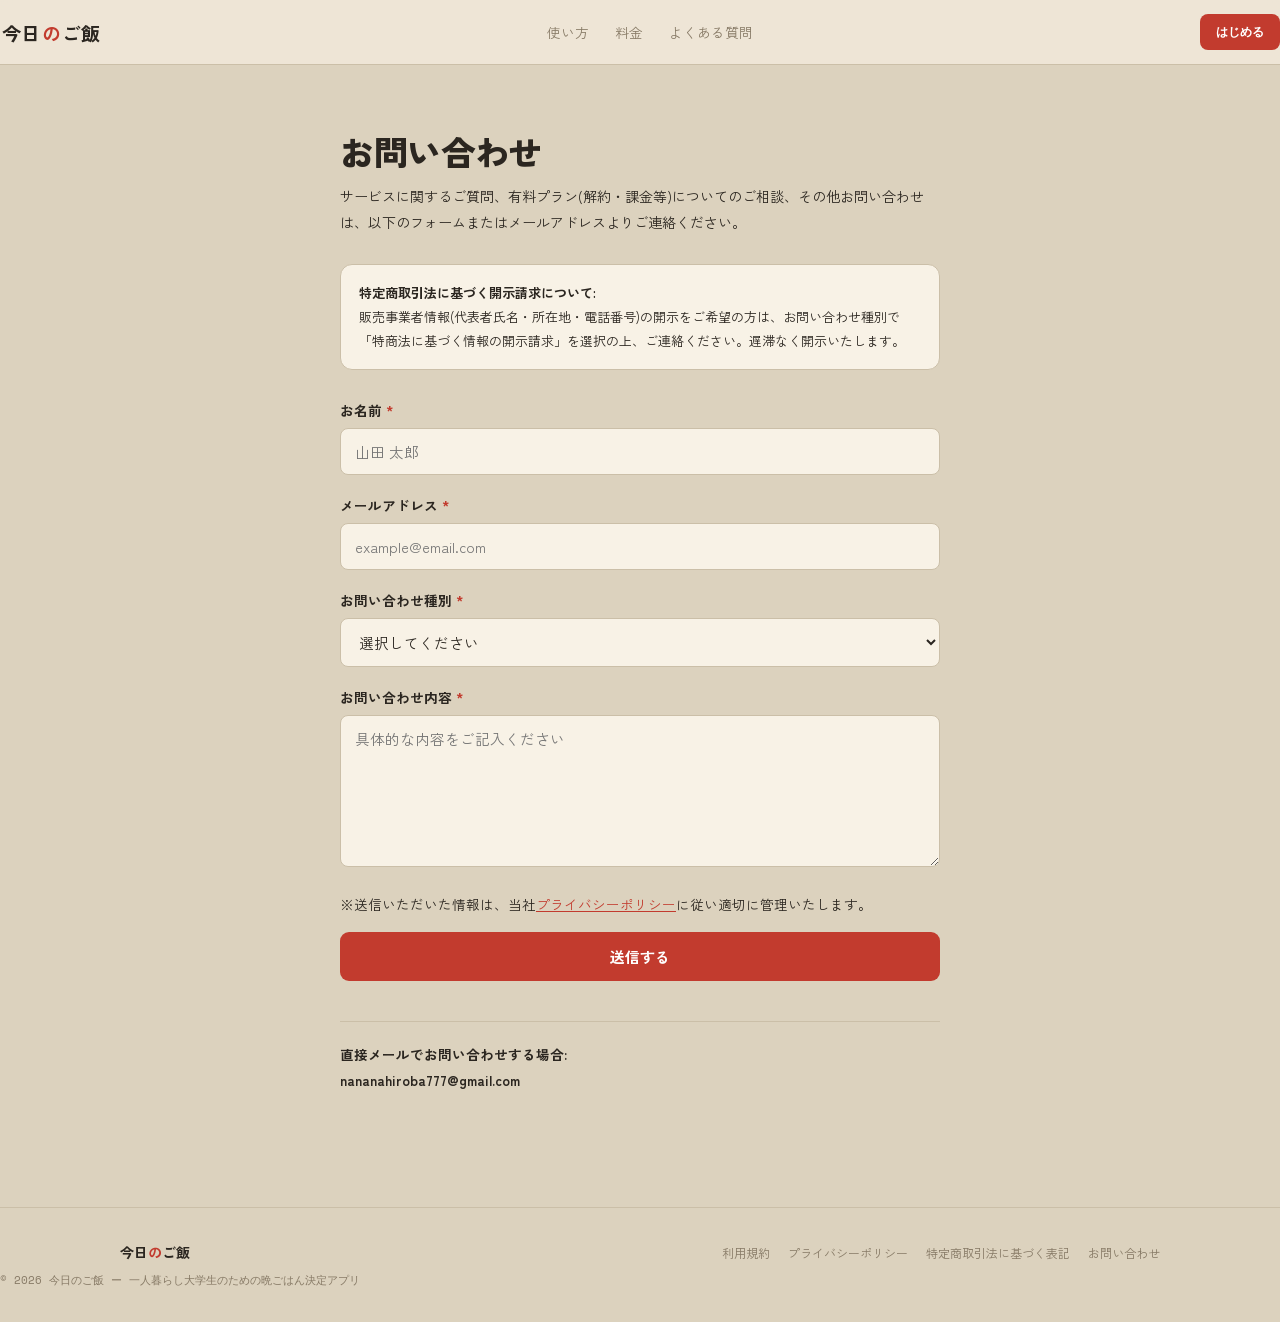
<file: contact.html>
<!DOCTYPE html>
<html lang="ja">
<head>
<meta charset="UTF-8">
<meta name="viewport" content="width=device-width, initial-scale=1.0">
<title>お問い合わせ ー 今日のご飯</title>
<link rel="preconnect" href="https://fonts.googleapis.com">
<link href="https://fonts.googleapis.com/css2?family=Zen+Kaku+Gothic+New:wght@400;500;700&family=Space+Mono:wght@400;700&display=swap" rel="stylesheet">
<link rel="stylesheet" href="css/style.css">
</head>
<body>

<header class="sitenav">
  <div class="inner">
    <a href="index.html" class="logo"><span class="stub"></span>今日<span class="accent">の</span>ご飯</a>
    <div class="navlinks">
      <a href="index.html#how">使い方</a>
      <a href="index.html#pricing">料金</a>
      <a href="index.html#faq">よくある質問</a>
    </div>
    <a href="index.html#pricing" class="cta">はじめる</a>
  </div>
</header>

<main class="legal-page">
  <div class="wrap narrow">
    <h1>お問い合わせ</h1>
    <p>サービスに関するご質問、有料プラン(解約・課金等)についてのご相談、その他お問い合わせは、以下のフォームまたはメールアドレスよりご連絡ください。</p>

    <div class="legal-note">
      <b>特定商取引法に基づく開示請求について:</b><br>
      販売事業者情報(代表者氏名・所在地・電話番号)の開示をご希望の方は、お問い合わせ種別で「特商法に基づく情報の開示請求」を選択の上、ご連絡ください。遅滞なく開示いたします。
    </div>

    <!-- メール送信フォーム (Formspree等の無料フォームサービスやGoogleフォーム等に接続可能) -->
    <form action="mailto:nananahiroba777@gmail.com" method="post" enctype="text/plain" class="contact-form">

      <div class="form-group">
        <label for="name">お名前 <span class="req">*</span></label>
        <input type="text" id="name" name="お名前" required placeholder="山田 太郎">
      </div>

      <div class="form-group">
        <label for="email">メールアドレス <span class="req">*</span></label>
        <input type="email" id="email" name="メールアドレス" required placeholder="example@email.com">
      </div>

      <div class="form-group">
        <label for="category">お問い合わせ種別 <span class="req">*</span></label>
        <select id="category" name="お問い合わせ種別" required>
          <option value="">選択してください</option>
          <option value="アプリの使い方・不具合">アプリの使い方・不具合について</option>
          <option value="有料プラン・課金・解約">有料プラン・課金・解約について</option>
          <option value="特商法に基づく情報の開示請求">特商法に基づく情報の開示請求</option>
          <option value="その他">その他</option>
        </select>
      </div>

      <div class="form-group">
        <label for="message">お問い合わせ内容 <span class="req">*</span></label>
        <textarea id="message" name="お問い合わせ内容" rows="6" required placeholder="具体的な内容をご記入ください"></textarea>
      </div>

      <p class="form-note">※送信いただいた情報は、当社<a href="privacy.html">プライバシーポリシー</a>に従い適切に管理いたします。</p>

      <button type="submit" class="form-submit">送信する</button>
    </form>

    <div class="contact-direct">
      <p><strong>直接メールでお問い合わせする場合:</strong><br>
      <a href="mailto:nananahiroba777@gmail.com">nananahiroba777@gmail.com</a></p>
    </div>

  </div>
</main>

<footer>
  <div class="wrap inner">
    <a href="index.html" class="logo">今日<span class="accent">の</span>ご飯</a>
    <div class="footlinks">
      <a href="terms.html">利用規約</a>
      <a href="privacy.html">プライバシーポリシー</a>
      <a href="tokushoho.html">特定商取引法に基づく表記</a>
      <a href="contact.html">お問い合わせ</a>
    </div>
  </div>
  <p class="copyright mono">&copy; 2026 今日のご飯 ー 一人暮らし大学生のための晩ごはん決定アプリ</p>
</footer>

</body>
</html>
</file>
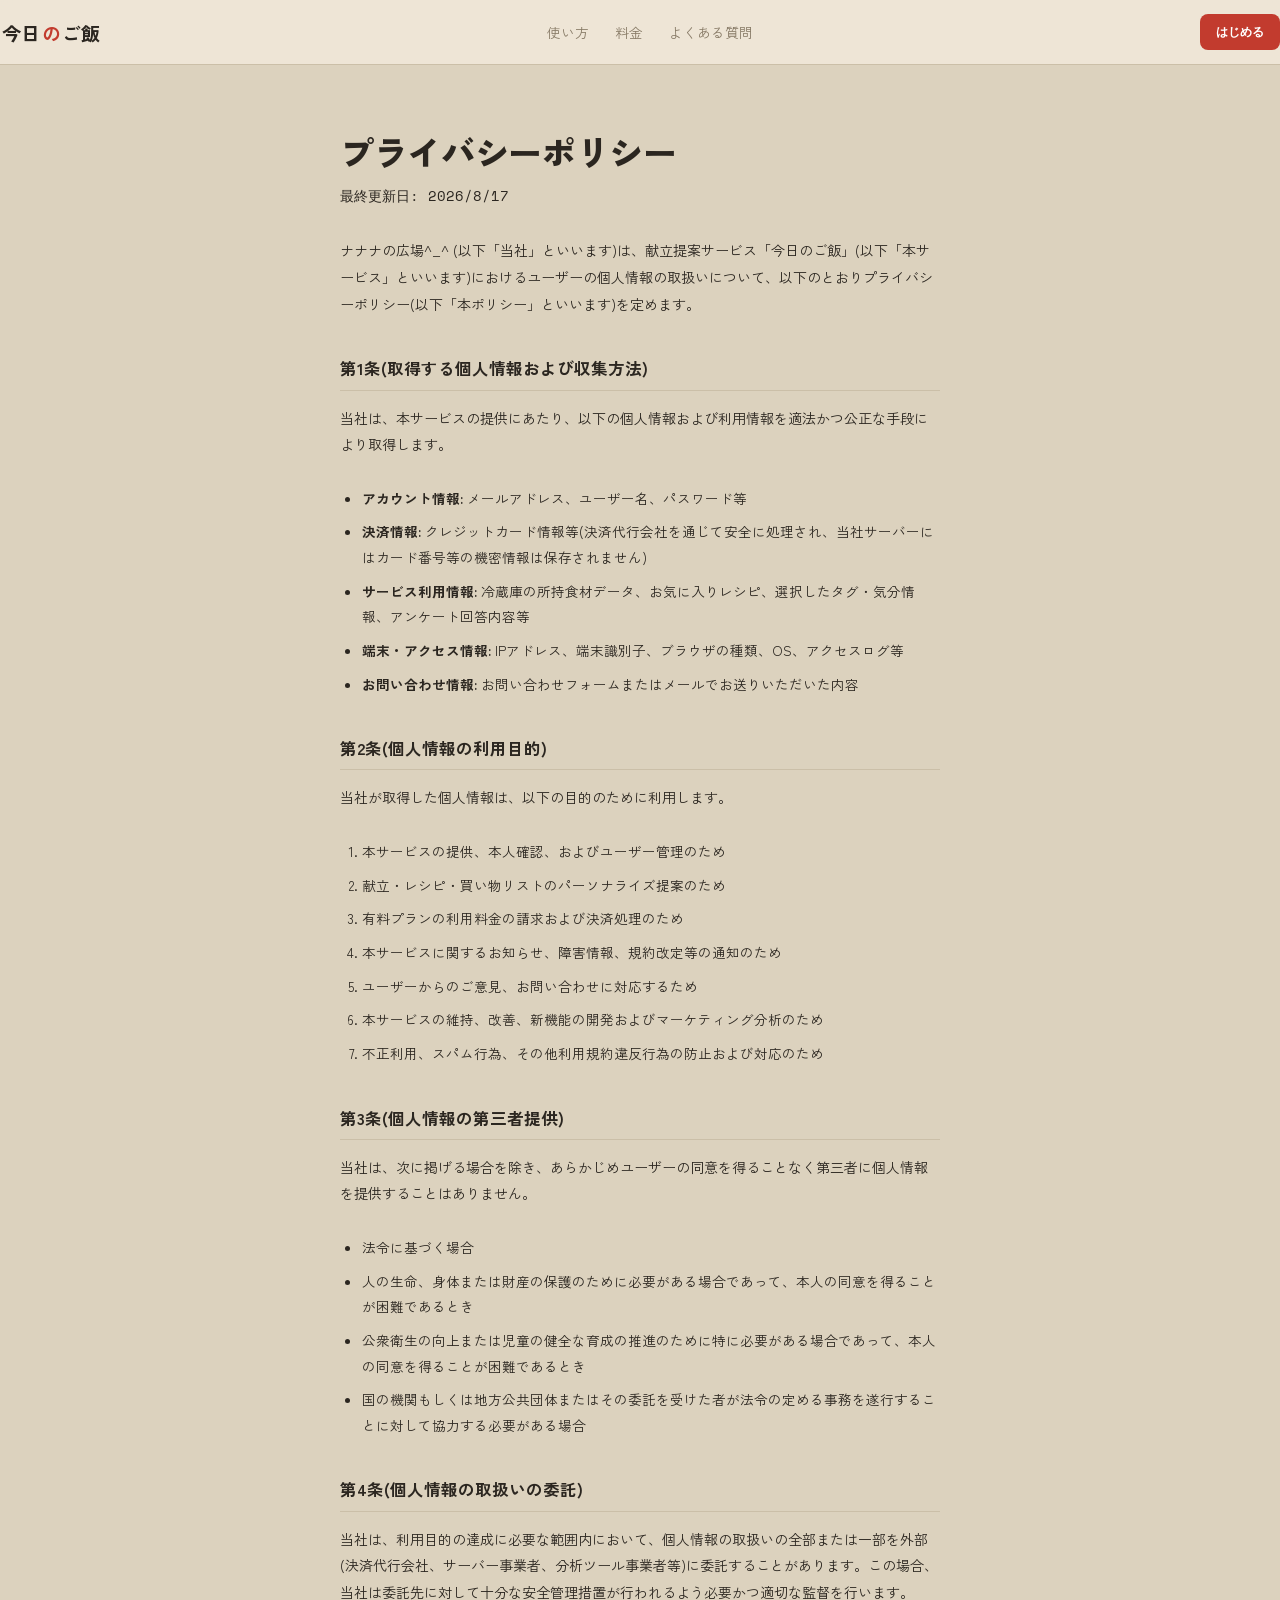
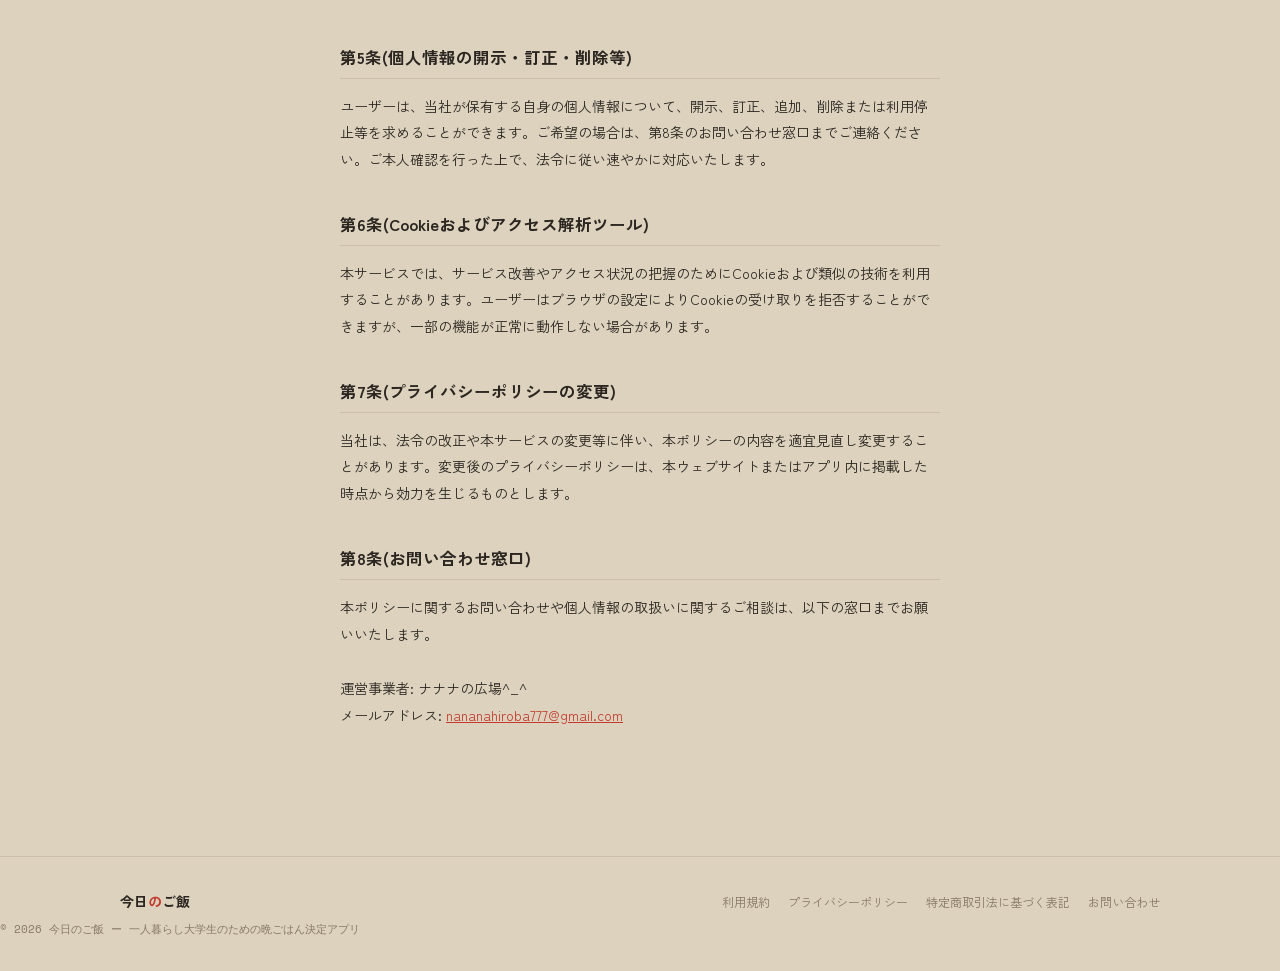
<file: privacy.html>
<!DOCTYPE html>
<html lang="ja">
<head>
<meta charset="UTF-8">
<meta name="viewport" content="width=device-width, initial-scale=1.0">
<title>プライバシーポリシー ー 今日のご飯</title>
<link rel="preconnect" href="https://fonts.googleapis.com">
<link href="https://fonts.googleapis.com/css2?family=Zen+Kaku+Gothic+New:wght@400;500;700&family=Space+Mono:wght@400;700&display=swap" rel="stylesheet">
<link rel="stylesheet" href="css/style.css">
</head>
<body>

<header class="sitenav">
  <div class="inner">
    <a href="index.html" class="logo"><span class="stub"></span>今日<span class="accent">の</span>ご飯</a>
    <div class="navlinks">
      <a href="index.html#how">使い方</a>
      <a href="index.html#pricing">料金</a>
      <a href="index.html#faq">よくある質問</a>
    </div>
    <a href="index.html#pricing" class="cta">はじめる</a>
  </div>
</header>

<main class="legal-page">
  <div class="wrap narrow">
    <h1>プライバシーポリシー</h1>
    <p class="updated">最終更新日: 2026/8/17</p>

    <p>ナナナの広場^_^ (以下「当社」といいます)は、献立提案サービス「今日のご飯」(以下「本サービス」といいます)におけるユーザーの個人情報の取扱いについて、以下のとおりプライバシーポリシー(以下「本ポリシー」といいます)を定めます。</p>

    <h2>第1条(取得する個人情報および収集方法)</h2>
    <p>当社は、本サービスの提供にあたり、以下の個人情報および利用情報を適法かつ公正な手段により取得します。</p>
    <ul>
      <li><strong>アカウント情報:</strong> メールアドレス、ユーザー名、パスワード等</li>
      <li><strong>決済情報:</strong> クレジットカード情報等(決済代行会社を通じて安全に処理され、当社サーバーにはカード番号等の機密情報は保存されません)</li>
      <li><strong>サービス利用情報:</strong> 冷蔵庫の所持食材データ、お気に入りレシピ、選択したタグ・気分情報、アンケート回答内容等</li>
      <li><strong>端末・アクセス情報:</strong> IPアドレス、端末識別子、ブラウザの種類、OS、アクセスログ等</li>
      <li><strong>お問い合わせ情報:</strong> お問い合わせフォームまたはメールでお送りいただいた内容</li>
    </ul>

    <h2>第2条(個人情報の利用目的)</h2>
    <p>当社が取得した個人情報は、以下の目的のために利用します。</p>
    <ol>
      <li>本サービスの提供、本人確認、およびユーザー管理のため</li>
      <li>献立・レシピ・買い物リストのパーソナライズ提案のため</li>
      <li>有料プランの利用料金の請求および決済処理のため</li>
      <li>本サービスに関するお知らせ、障害情報、規約改定等の通知のため</li>
      <li>ユーザーからのご意見、お問い合わせに対応するため</li>
      <li>本サービスの維持、改善、新機能の開発およびマーケティング分析のため</li>
      <li>不正利用、スパム行為、その他利用規約違反行為の防止および対応のため</li>
    </ol>

    <h2>第3条(個人情報の第三者提供)</h2>
    <p>当社は、次に掲げる場合を除き、あらかじめユーザーの同意を得ることなく第三者に個人情報を提供することはありません。</p>
    <ul>
      <li>法令に基づく場合</li>
      <li>人の生命、身体または財産の保護のために必要がある場合であって、本人の同意を得ることが困難であるとき</li>
      <li>公衆衛生の向上または児童の健全な育成の推進のために特に必要がある場合であって、本人の同意を得ることが困難であるとき</li>
      <li>国の機関もしくは地方公共団体またはその委託を受けた者が法令の定める事務を遂行することに対して協力する必要がある場合</li>
    </ul>

    <h2>第4条(個人情報の取扱いの委託)</h2>
    <p>当社は、利用目的の達成に必要な範囲内において、個人情報の取扱いの全部または一部を外部(決済代行会社、サーバー事業者、分析ツール事業者等)に委託することがあります。この場合、当社は委託先に対して十分な安全管理措置が行われるよう必要かつ適切な監督を行います。</p>

    <h2>第5条(個人情報の開示・訂正・削除等)</h2>
    <p>ユーザーは、当社が保有する自身の個人情報について、開示、訂正、追加、削除または利用停止等を求めることができます。ご希望の場合は、第8条のお問い合わせ窓口までご連絡ください。ご本人確認を行った上で、法令に従い速やかに対応いたします。</p>

    <h2>第6条(Cookieおよびアクセス解析ツール)</h2>
    <p>本サービスでは、サービス改善やアクセス状況の把握のためにCookieおよび類似の技術を利用することがあります。ユーザーはブラウザの設定によりCookieの受け取りを拒否することができますが、一部の機能が正常に動作しない場合があります。</p>

    <h2>第7条(プライバシーポリシーの変更)</h2>
    <p>当社は、法令の改正や本サービスの変更等に伴い、本ポリシーの内容を適宜見直し変更することがあります。変更後のプライバシーポリシーは、本ウェブサイトまたはアプリ内に掲載した時点から効力を生じるものとします。</p>

    <h2>第8条(お問い合わせ窓口)</h2>
    <p>本ポリシーに関するお問い合わせや個人情報の取扱いに関するご相談は、以下の窓口までお願いいたします。</p>
    <p>
      運営事業者: ナナナの広場^_^<br>
      メールアドレス: <a href="mailto:nananahiroba777@gmail.com">nananahiroba777@gmail.com</a>
    </p>
  </div>
</main>

<footer>
  <div class="wrap inner">
    <a href="index.html" class="logo">今日<span class="accent">の</span>ご飯</a>
    <div class="footlinks">
      <a href="terms.html">利用規約</a>
      <a href="privacy.html">プライバシーポリシー</a>
      <a href="tokushoho.html">特定商取引法に基づく表記</a>
      <a href="contact.html">お問い合わせ</a>
    </div>
  </div>
  <p class="copyright mono">&copy; 2026 今日のご飯 ー 一人暮らし大学生のための晩ごはん決定アプリ</p>
</footer>

</body>
</html>
</file>
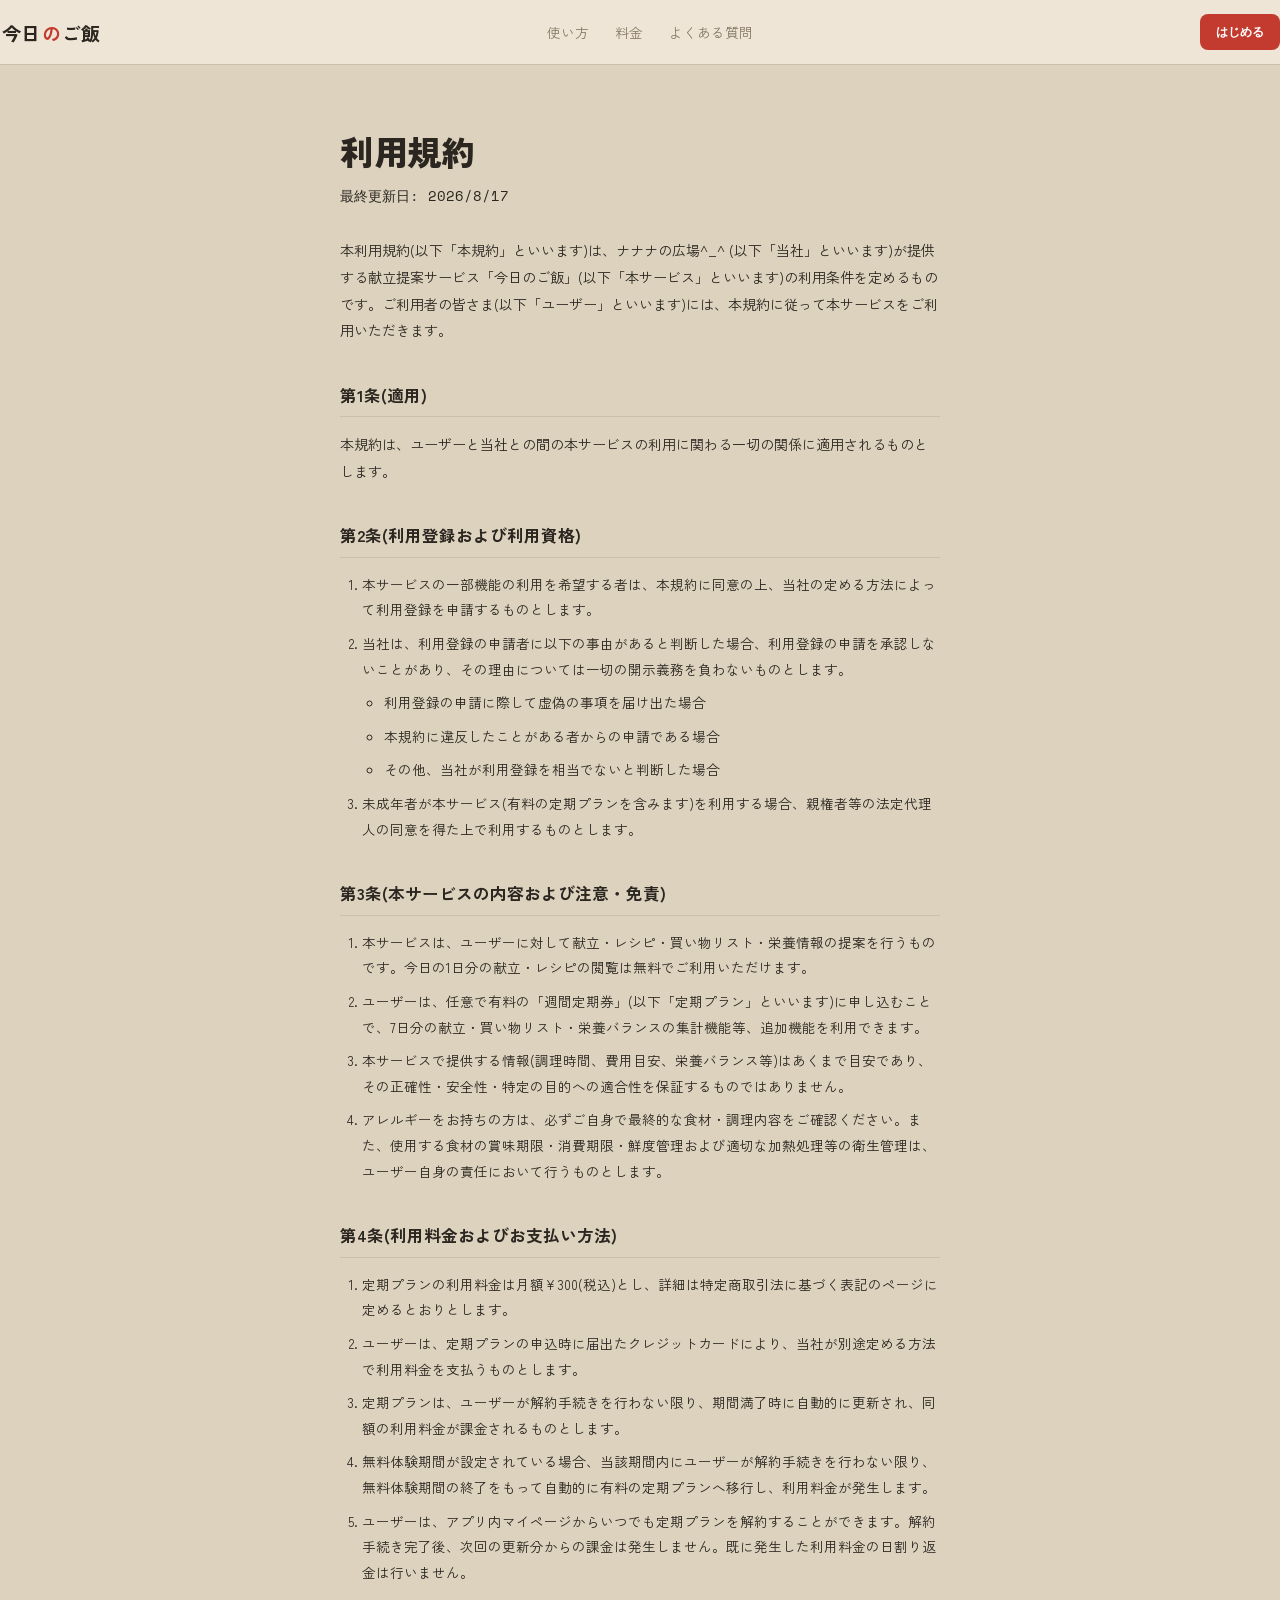
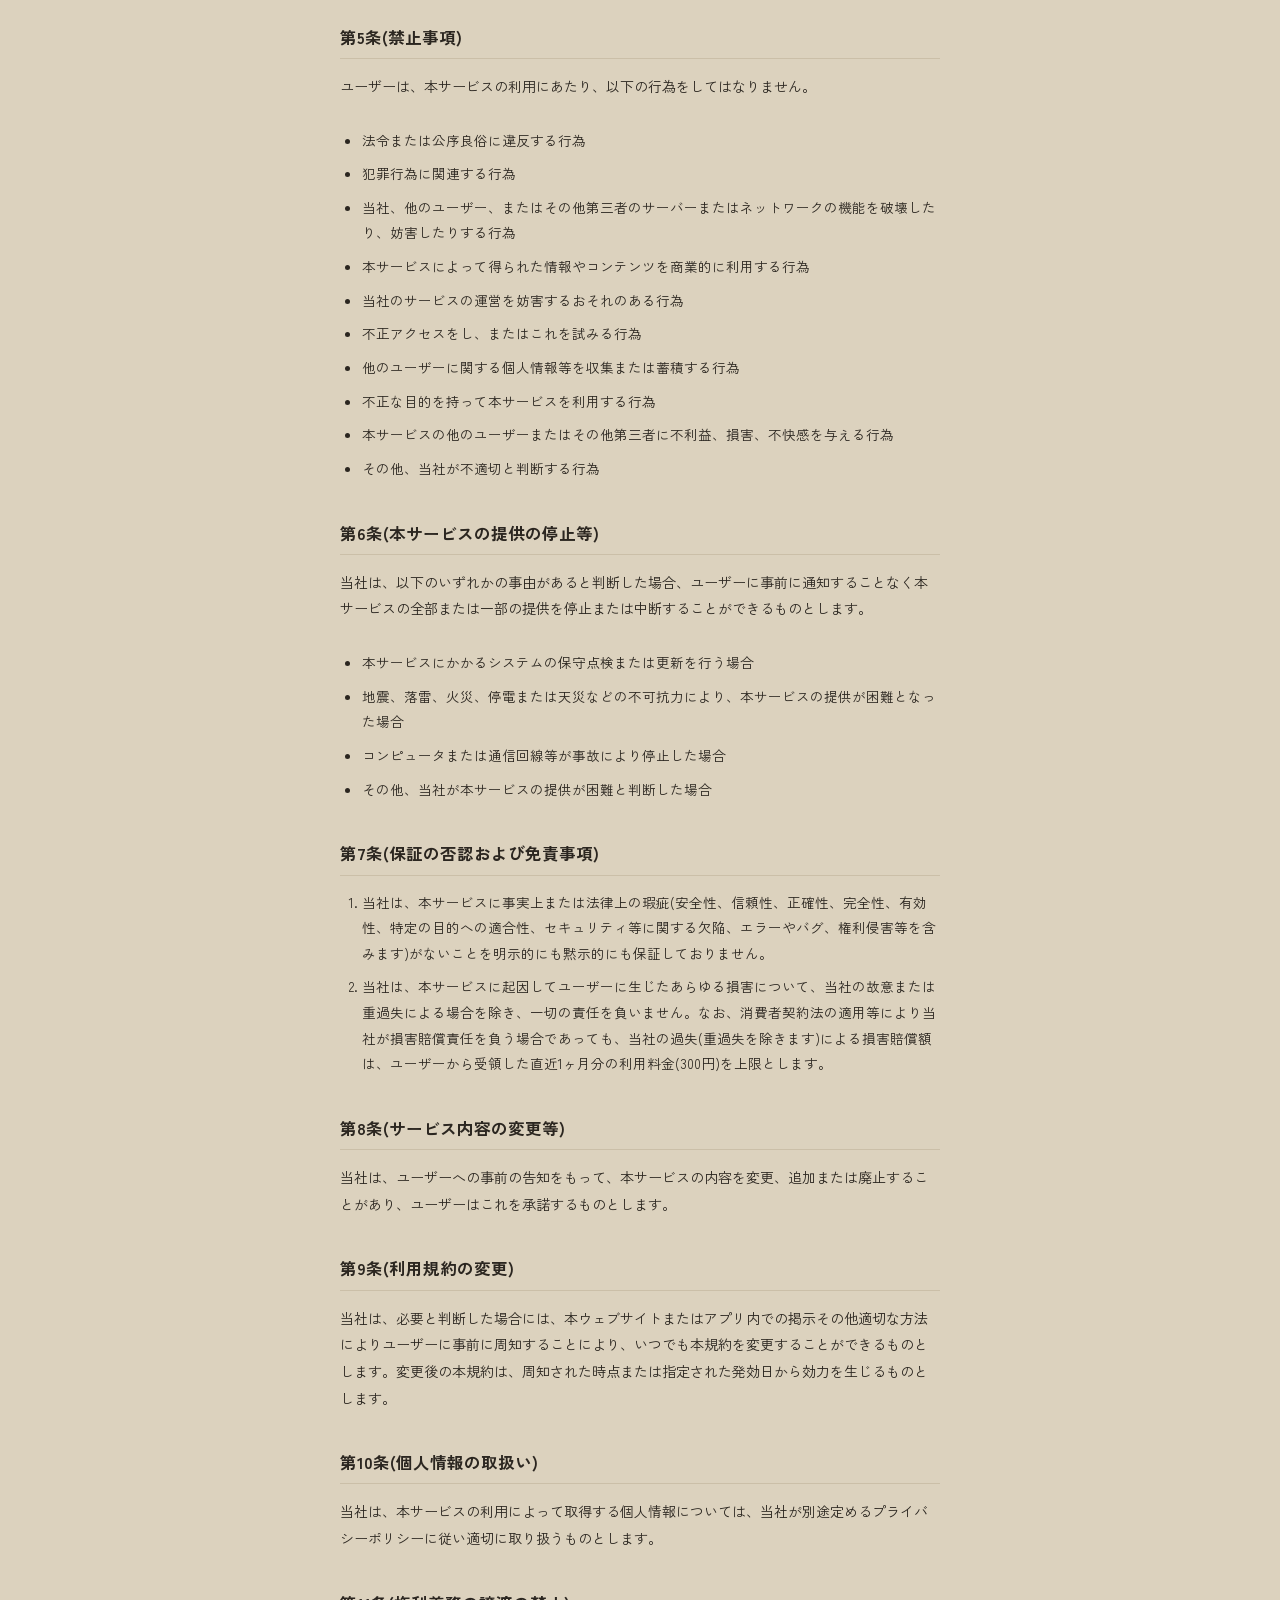
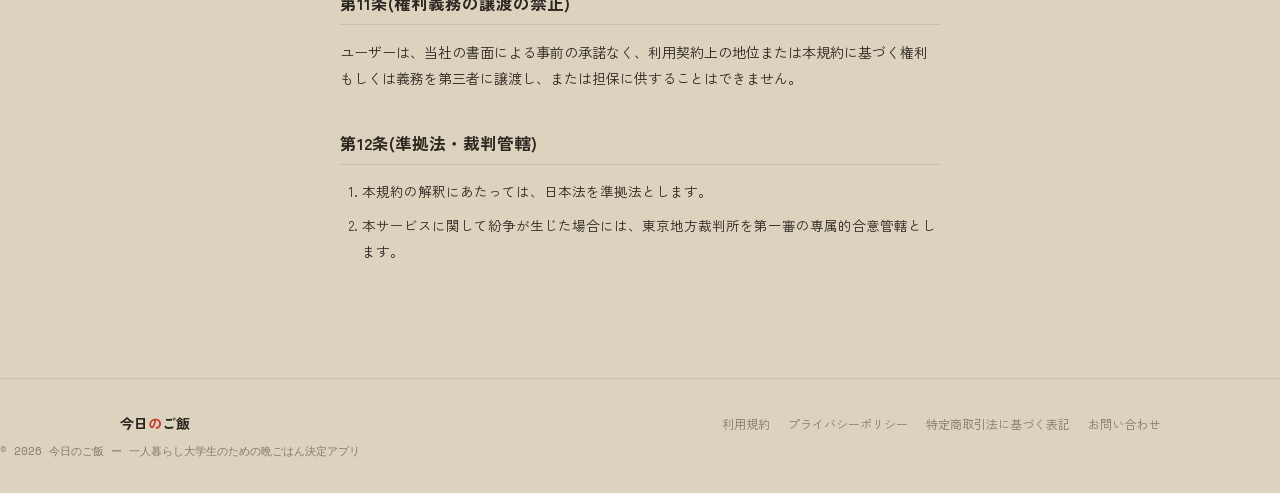
<file: terms.html>
<!DOCTYPE html>
<html lang="ja">
<head>
<meta charset="UTF-8">
<meta name="viewport" content="width=device-width, initial-scale=1.0">
<title>利用規約 ー 今日のご飯</title>
<link rel="preconnect" href="https://fonts.googleapis.com">
<link href="https://fonts.googleapis.com/css2?family=Zen+Kaku+Gothic+New:wght@400;500;700&family=Space+Mono:wght@400;700&display=swap" rel="stylesheet">
<link rel="stylesheet" href="css/style.css">
</head>
<body>

<header class="sitenav">
  <div class="inner">
    <a href="index.html" class="logo"><span class="stub"></span>今日<span class="accent">の</span>ご飯</a>
    <div class="navlinks">
      <a href="index.html#how">使い方</a>
      <a href="index.html#pricing">料金</a>
      <a href="index.html#faq">よくある質問</a>
    </div>
    <a href="index.html#pricing" class="cta">はじめる</a>
  </div>
</header>

<main class="legal-page">
  <div class="wrap narrow">
    <h1>利用規約</h1>
    <p class="updated">最終更新日: 2026/8/17</p>

    <p>本利用規約(以下「本規約」といいます)は、ナナナの広場^_^ (以下「当社」といいます)が提供する献立提案サービス「今日のご飯」(以下「本サービス」といいます)の利用条件を定めるものです。ご利用者の皆さま(以下「ユーザー」といいます)には、本規約に従って本サービスをご利用いただきます。</p>

    <h2>第1条(適用)</h2>
    <p>本規約は、ユーザーと当社との間の本サービスの利用に関わる一切の関係に適用されるものとします。</p>

    <h2>第2条(利用登録および利用資格)</h2>
    <ol>
      <li>本サービスの一部機能の利用を希望する者は、本規約に同意の上、当社の定める方法によって利用登録を申請するものとします。</li>
      <li>当社は、利用登録の申請者に以下の事由があると判断した場合、利用登録の申請を承認しないことがあり、その理由については一切の開示義務を負わないものとします。
        <ul>
          <li>利用登録の申請に際して虚偽の事項を届け出た場合</li>
          <li>本規約に違反したことがある者からの申請である場合</li>
          <li>その他、当社が利用登録を相当でないと判断した場合</li>
        </ul>
      </li>
      <li>未成年者が本サービス(有料の定期プランを含みます)を利用する場合、親権者等の法定代理人の同意を得た上で利用するものとします。</li>
    </ol>

    <h2>第3条(本サービスの内容および注意・免責)</h2>
    <ol>
      <li>本サービスは、ユーザーに対して献立・レシピ・買い物リスト・栄養情報の提案を行うものです。今日の1日分の献立・レシピの閲覧は無料でご利用いただけます。</li>
      <li>ユーザーは、任意で有料の「週間定期券」(以下「定期プラン」といいます)に申し込むことで、7日分の献立・買い物リスト・栄養バランスの集計機能等、追加機能を利用できます。</li>
      <li>本サービスで提供する情報(調理時間、費用目安、栄養バランス等)はあくまで目安であり、その正確性・安全性・特定の目的への適合性を保証するものではありません。</li>
      <li>アレルギーをお持ちの方は、必ずご自身で最終的な食材・調理内容をご確認ください。また、使用する食材の賞味期限・消費期限・鮮度管理および適切な加熱処理等の衛生管理は、ユーザー自身の責任において行うものとします。</li>
    </ol>

    <h2>第4条(利用料金およびお支払い方法)</h2>
    <ol>
      <li>定期プランの利用料金は月額¥300(税込)とし、詳細は特定商取引法に基づく表記のページに定めるとおりとします。</li>
      <li>ユーザーは、定期プランの申込時に届出たクレジットカードにより、当社が別途定める方法で利用料金を支払うものとします。</li>
      <li>定期プランは、ユーザーが解約手続きを行わない限り、期間満了時に自動的に更新され、同額の利用料金が課金されるものとします。</li>
      <li>無料体験期間が設定されている場合、当該期間内にユーザーが解約手続きを行わない限り、無料体験期間の終了をもって自動的に有料の定期プランへ移行し、利用料金が発生します。</li>
      <li>ユーザーは、アプリ内マイページからいつでも定期プランを解約することができます。解約手続き完了後、次回の更新分からの課金は発生しません。既に発生した利用料金の日割り返金は行いません。</li>
    </ol>

    <h2>第5条(禁止事項)</h2>
    <p>ユーザーは、本サービスの利用にあたり、以下の行為をしてはなりません。</p>
    <ul>
      <li>法令または公序良俗に違反する行為</li>
      <li>犯罪行為に関連する行為</li>
      <li>当社、他のユーザー、またはその他第三者のサーバーまたはネットワークの機能を破壊したり、妨害したりする行為</li>
      <li>本サービスによって得られた情報やコンテンツを商業的に利用する行為</li>
      <li>当社のサービスの運営を妨害するおそれのある行為</li>
      <li>不正アクセスをし、またはこれを試みる行為</li>
      <li>他のユーザーに関する個人情報等を収集または蓄積する行為</li>
      <li>不正な目的を持って本サービスを利用する行為</li>
      <li>本サービスの他のユーザーまたはその他第三者に不利益、損害、不快感を与える行為</li>
      <li>その他、当社が不適切と判断する行為</li>
    </ul>

    <h2>第6条(本サービスの提供の停止等)</h2>
    <p>当社は、以下のいずれかの事由があると判断した場合、ユーザーに事前に通知することなく本サービスの全部または一部の提供を停止または中断することができるものとします。</p>
    <ul>
      <li>本サービスにかかるシステムの保守点検または更新を行う場合</li>
      <li>地震、落雷、火災、停電または天災などの不可抗力により、本サービスの提供が困難となった場合</li>
      <li>コンピュータまたは通信回線等が事故により停止した場合</li>
      <li>その他、当社が本サービスの提供が困難と判断した場合</li>
    </ul>

    <h2>第7条(保証の否認および免責事項)</h2>
    <ol>
      <li>当社は、本サービスに事実上または法律上の瑕疵(安全性、信頼性、正確性、完全性、有効性、特定の目的への適合性、セキュリティ等に関する欠陥、エラーやバグ、権利侵害等を含みます)がないことを明示的にも黙示的にも保証しておりません。</li>
      <li>当社は、本サービスに起因してユーザーに生じたあらゆる損害について、当社の故意または重過失による場合を除き、一切の責任を負いません。なお、消費者契約法の適用等により当社が損害賠償責任を負う場合であっても、当社の過失(重過失を除きます)による損害賠償額は、ユーザーから受領した直近1ヶ月分の利用料金(300円)を上限とします。</li>
    </ol>

    <h2>第8条(サービス内容の変更等)</h2>
    <p>当社は、ユーザーへの事前の告知をもって、本サービスの内容を変更、追加または廃止することがあり、ユーザーはこれを承諾するものとします。</p>

    <h2>第9条(利用規約の変更)</h2>
    <p>当社は、必要と判断した場合には、本ウェブサイトまたはアプリ内での掲示その他適切な方法によりユーザーに事前に周知することにより、いつでも本規約を変更することができるものとします。変更後の本規約は、周知された時点または指定された発効日から効力を生じるものとします。</p>

    <h2>第10条(個人情報の取扱い)</h2>
    <p>当社は、本サービスの利用によって取得する個人情報については、当社が別途定めるプライバシーポリシーに従い適切に取り扱うものとします。</p>

    <h2>第11条(権利義務の譲渡の禁止)</h2>
    <p>ユーザーは、当社の書面による事前の承諾なく、利用契約上の地位または本規約に基づく権利もしくは義務を第三者に譲渡し、または担保に供することはできません。</p>

    <h2>第12条(準拠法・裁判管轄)</h2>
    <ol>
      <li>本規約の解釈にあたっては、日本法を準拠法とします。</li>
      <li>本サービスに関して紛争が生じた場合には、東京地方裁判所を第一審の専属的合意管轄とします。</li>
    </ol>
  </div>
</main>

<footer>
  <div class="wrap inner">
    <a href="index.html" class="logo">今日<span class="accent">の</span>ご飯</a>
    <div class="footlinks">
      <a href="terms.html">利用規約</a>
      <a href="privacy.html">プライバシーポリシー</a>
      <a href="tokushoho.html">特定商取引法に基づく表記</a>
      <a href="contact.html">お問い合わせ</a>
    </div>
  </div>
  <p class="copyright mono">&copy; 2026 今日のご飯 ー 一人暮らし大学生のための晩ごはん決定アプリ</p>
</footer>

</body>
</html>
</file>
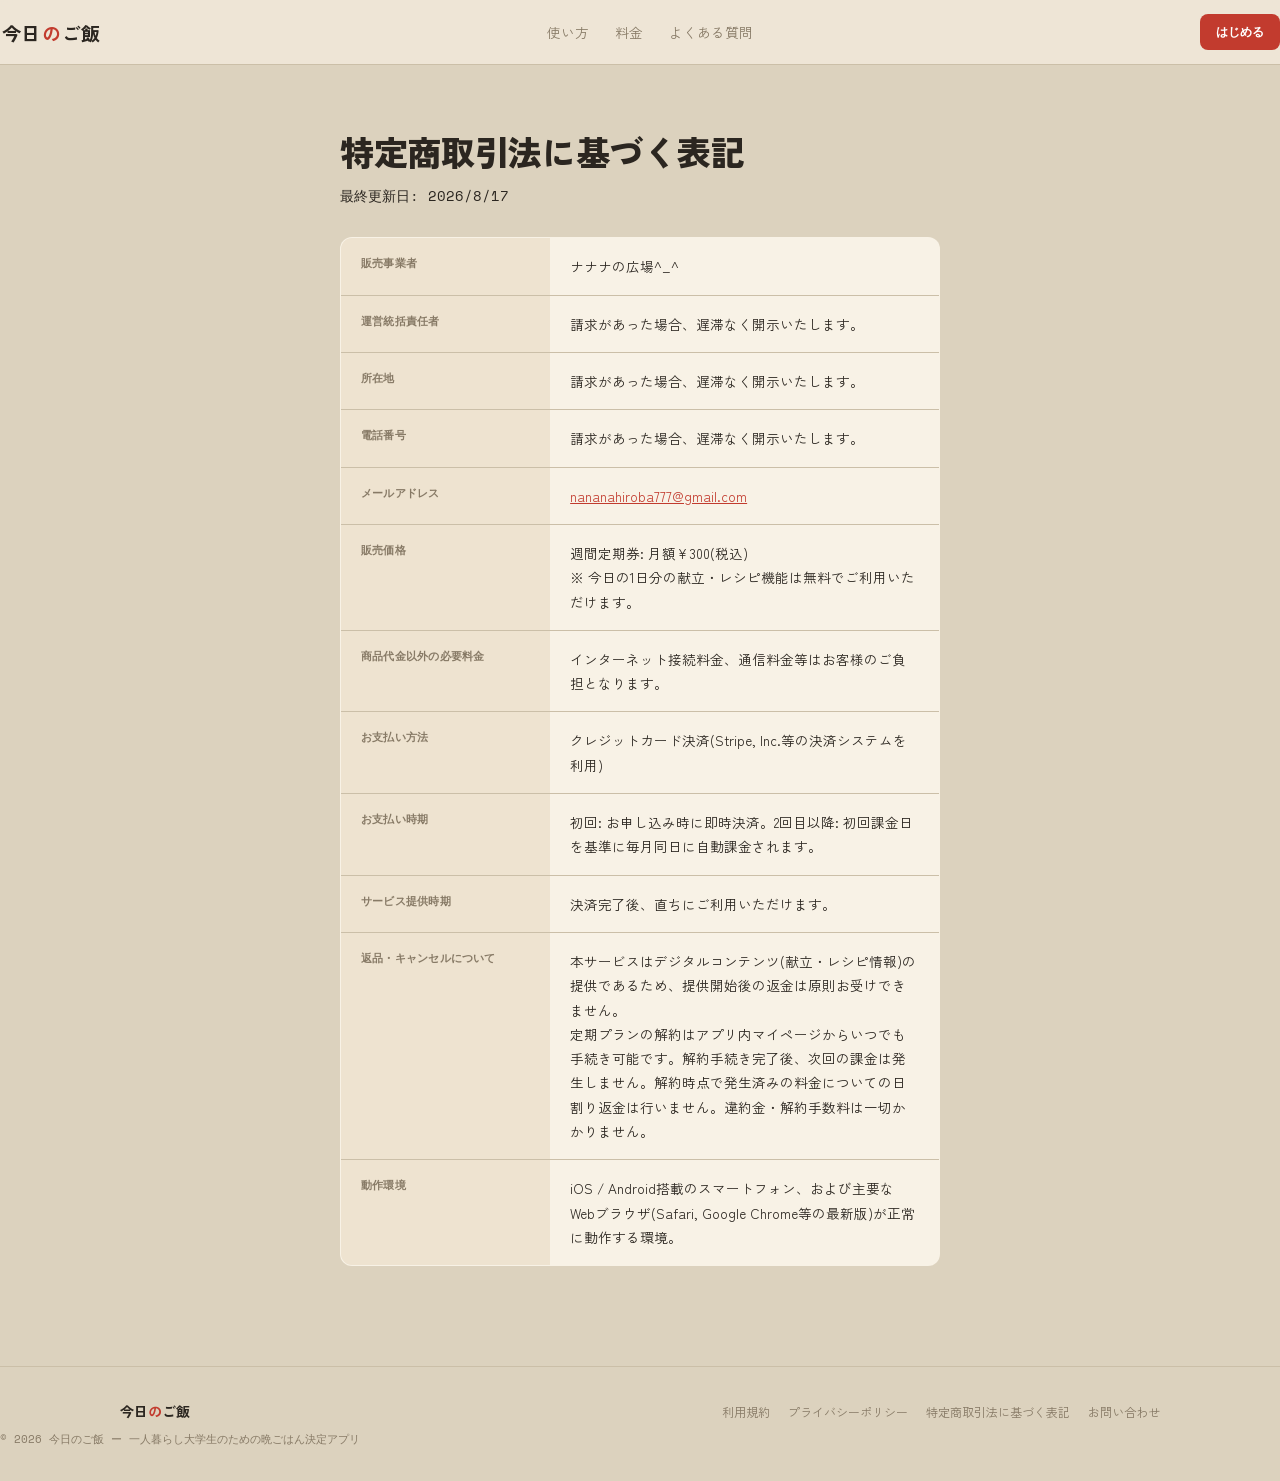
<file: tokushoho.html>
<!DOCTYPE html>
<html lang="ja">
<head>
<meta charset="UTF-8">
<meta name="viewport" content="width=device-width, initial-scale=1.0">
<title>特定商取引法に基づく表記 ー 今日のご飯</title>
<link rel="preconnect" href="https://fonts.googleapis.com">
<link href="https://fonts.googleapis.com/css2?family=Zen+Kaku+Gothic+New:wght@400;500;700&family=Space+Mono:wght@400;700&display=swap" rel="stylesheet">
<link rel="stylesheet" href="css/style.css">
</head>
<body>

<header class="sitenav">
  <div class="inner">
    <a href="index.html" class="logo"><span class="stub"></span>今日<span class="accent">の</span>ご飯</a>
    <div class="navlinks">
      <a href="index.html#how">使い方</a>
      <a href="index.html#pricing">料金</a>
      <a href="index.html#faq">よくある質問</a>
    </div>
    <a href="index.html#pricing" class="cta">はじめる</a>
  </div>
</header>

<main class="legal-page">
  <div class="wrap narrow">
    <h1>特定商取引法に基づく表記</h1>
    <p class="updated">最終更新日: 2026/8/17</p>

    <table class="tsho">
      <tr>
        <th>販売事業者</th>
        <td>ナナナの広場^_^</td>
      </tr>
      <tr>
        <th>運営統括責任者</th>
        <td>請求があった場合、遅滞なく開示いたします。</td>
      </tr>
      <tr>
        <th>所在地</th>
        <td>請求があった場合、遅滞なく開示いたします。</td>
      </tr>
      <tr>
        <th>電話番号</th>
        <td>請求があった場合、遅滞なく開示いたします。</td>
      </tr>
      <tr>
        <th>メールアドレス</th>
        <td><a href="mailto:nananahiroba777@gmail.com">nananahiroba777@gmail.com</a></td>
      </tr>
      <tr>
        <th>販売価格</th>
        <td>
          週間定期券: 月額¥300(税込)<br>
          ※ 今日の1日分の献立・レシピ機能は無料でご利用いただけます。
        </td>
      </tr>
      <tr>
        <th>商品代金以外の必要料金</th>
        <td>インターネット接続料金、通信料金等はお客様のご負担となります。</td>
      </tr>
      <tr>
        <th>お支払い方法</th>
        <td>クレジットカード決済(Stripe, Inc.等の決済システムを利用)</td>
      </tr>
      <tr>
        <th>お支払い時期</th>
        <td>初回: お申し込み時に即時決済。2回目以降: 初回課金日を基準に毎月同日に自動課金されます。</td>
      </tr>
      <tr>
        <th>サービス提供時期</th>
        <td>決済完了後、直ちにご利用いただけます。</td>
      </tr>
      <tr>
        <th>返品・キャンセルについて</th>
        <td>
          本サービスはデジタルコンテンツ(献立・レシピ情報)の提供であるため、提供開始後の返金は原則お受けできません。<br>
          定期プランの解約はアプリ内マイページからいつでも手続き可能です。解約手続き完了後、次回の課金は発生しません。解約時点で発生済みの料金についての日割り返金は行いません。違約金・解約手数料は一切かかりません。
        </td>
      </tr>
      <tr>
        <th>動作環境</th>
        <td>
          iOS / Android搭載のスマートフォン、および主要なWebブラウザ(Safari, Google Chrome等の最新版)が正常に動作する環境。
        </td>
      </tr>
    </table>
  </div>
</main>

<footer>
  <div class="wrap inner">
    <a href="index.html" class="logo">今日<span class="accent">の</span>ご飯</a>
    <div class="footlinks">
      <a href="terms.html">利用規約</a>
      <a href="privacy.html">プライバシーポリシー</a>
      <a href="tokushoho.html">特定商取引法に基づく表記</a>
      <a href="contact.html">お問い合わせ</a>
    </div>
  </div>
  <p class="copyright mono">&copy; 2026 今日のご飯 ー 一人暮らし大学生のための晩ごはん決定アプリ</p>

</footer>

</body>
</html>
</file>
<file: css/style.css>
/* =========================================================
   今日のご飯 ー 共通スタイルシート
   index.html / terms.html / privacy.html / tokushoho.html / contact.html
   ========================================================= */

:root{
  --paper:#EFE6D8;
  --paper-deep:#DCD2BE;
  --card:#F8F2E6;
  --card-deep:#EEE3D0;
  --ink:#2B2620;
  --ink-soft:#877A66;
  --stamp:#C23B2E;
  --stamp-deep:#8F2B21;
  --green:#57764F;
  --green-bg:#E4EADF;
  --line:#CBBFA8;
  --gold:#C9992F;
  --radius:10px;
  --wrap:1080px;
}
*{box-sizing:border-box;}
html{scroll-behavior:smooth;}
body{
  margin:0;
  background:var(--paper-deep);
  font-family:'Zen Kaku Gothic New', sans-serif;
  color:var(--ink);
  -webkit-font-smoothing:antialiased;
}
img,svg{display:block;max-width:100%;}
.mono{font-family:'Space Mono',monospace;}
.wrap{max-width:var(--wrap);margin:0 auto;padding:0 20px;}
.narrow{max-width:640px;margin:0 auto;padding:0 20px;}
a{color:inherit;}
.accent{color:var(--stamp);}
h1,h2,h3{margin:0;line-height:1.35;}

.eyebrow{
  display:inline-flex;align-items:center;gap:6px;
  font-family:'Space Mono',monospace;font-size:11px;letter-spacing:.08em;
  color:var(--stamp-deep);background:var(--card);border:1px solid var(--line);
  padding:5px 12px;border-radius:20px;margin:0 0 14px;
}
.eyebrow i{font-size:13px;}
.sectionhead{text-align:center;margin:0 auto 40px;max-width:560px;}
.sectionhead h2{font-size:26px;font-weight:900;letter-spacing:-.01em;}
.sectionhead p{font-size:14px;color:var(--ink-soft);margin:12px 0 0;line-height:1.8;}

section{padding:76px 0;}

/* ---------- サイト共通ヘッダー(全ページ共通) ---------- */
.sitenav{
  position:sticky;top:0;z-index:40;background:rgba(239,230,216,.92);backdrop-filter:blur(6px);
  border-bottom:1px solid var(--line);
}
.sitenav .inner{display:flex;align-items:center;justify-content:space-between;gap:20px;padding:14px 0;}
.sitenav .logo{
  display:flex;align-items:center;gap:2px;font-weight:700;font-size:19px;letter-spacing:-.01em;
  text-decoration:none;flex-shrink:0;
}
.sitenav .navlinks{display:flex;gap:26px;font-size:13.5px;}
.sitenav .navlinks a{text-decoration:none;color:var(--ink-soft);transition:color .15s ease;}
.sitenav .navlinks a:hover{color:var(--ink);}
.sitenav .cta{
  font-family:'Space Mono',monospace;font-size:12px;font-weight:700;color:#fff;background:var(--stamp);
  padding:9px 16px;border-radius:8px;text-decoration:none;white-space:nowrap;flex-shrink:0;
  transition:background .15s ease;
}
.sitenav .cta:hover{background:var(--stamp-deep);}
@media (max-width:700px){
  .sitenav .navlinks{display:none;}
}

/* ---------- サイト共通フッター(全ページ共通) ---------- */
footer{padding:34px 0;background:var(--paper-deep);border-top:1px solid var(--line);}
footer .wrap.inner{display:flex;flex-wrap:wrap;align-items:center;justify-content:space-between;gap:14px;}
footer .logo{font-weight:700;font-size:14px;text-decoration:none;}
footer .footlinks{display:flex;gap:18px;font-size:12px;color:var(--ink-soft);flex-wrap:wrap;}
footer .footlinks a{text-decoration:none;color:var(--ink-soft);transition:color .15s ease;}
footer .footlinks a:hover{color:var(--ink);}
footer .copyright{font-size:11px;color:var(--ink-soft);width:100%;margin:10px 0 0;}

/* =========================================================
   利用規約 / プライバシーポリシー / 特商法 / お問い合わせ
   ========================================================= */
.legal-page{padding:64px 0 100px;}
.legal-page h1{font-size:clamp(26px,4vw,34px);font-weight:900;letter-spacing:-.01em;margin:0 0 8px;}
.legal-page .updated{font-family:'Space Mono',monospace;font-size:12px;color:var(--ink-soft);margin:0 0 40px;}
.legal-page > .wrap > p{font-size:14px;line-height:1.9;color:var(--ink);margin:0 0 28px;}
.legal-page h2{font-size:16.5px;font-weight:700;margin:40px 0 14px;padding-bottom:10px;border-bottom:1px solid var(--line);}
.legal-page p{font-size:13.5px;line-height:1.9;color:var(--ink);margin:0 0 14px;}
.legal-page ol,.legal-page ul{margin:0 0 14px;padding-left:22px;}
.legal-page li{font-size:13.5px;line-height:1.9;color:var(--ink);margin-bottom:8px;}
.legal-page ul ul,.legal-page ol ul{margin-top:8px;margin-bottom:0;}
.legal-page strong{color:var(--ink);}
.legal-page a{color:var(--stamp);text-decoration:underline;}

/* 特商法テーブル */
table.tsho{width:100%;border-collapse:collapse;margin:20px 0 0;background:var(--card);border:1px solid var(--line);border-radius:12px;overflow:hidden;}
table.tsho tr{border-bottom:1px solid var(--line);}
table.tsho tr:last-child{border-bottom:none;}
table.tsho th,table.tsho td{padding:16px 20px;text-align:left;font-size:13.5px;line-height:1.8;vertical-align:top;}
table.tsho th{width:35%;font-weight:700;color:var(--ink-soft);font-family:'Space Mono',monospace;font-size:11px;letter-spacing:.02em;background:var(--card-deep);}
table.tsho td{color:var(--ink);}
@media (max-width:640px){
  table.tsho,table.tsho tbody,table.tsho tr,table.tsho th,table.tsho td{display:block;width:100%;}
  table.tsho th{border-bottom:none;padding-bottom:4px;}
  table.tsho td{padding-top:4px;}
}

/* お問い合わせページ */
.legal-note{
  background:var(--card);border:1px solid var(--line);border-radius:12px;padding:16px 18px;
  font-size:13px;line-height:1.85;color:var(--ink);margin:24px 0 0;
}
.contact-form{margin-top:30px;}
.form-group{margin-bottom:20px;}
.form-group label{display:block;font-weight:700;font-size:13.5px;margin-bottom:8px;}
.form-group .req{color:var(--stamp);}
.form-group input,.form-group select,.form-group textarea{
  width:100%;padding:12px 14px;border:1px solid var(--line);border-radius:8px;font-size:14.5px;
  font-family:inherit;background:var(--card);color:var(--ink);
}
.form-group textarea{resize:vertical;}
.form-note{font-size:12.5px;color:var(--ink-soft);margin:0 0 20px;line-height:1.8;}
.form-submit{
  background:var(--stamp);color:#fff;padding:14px 28px;border:none;border-radius:9px;
  font-family:inherit;font-size:15px;font-weight:700;cursor:pointer;width:100%;
  transition:background .15s ease;
}
.form-submit:hover{background:var(--stamp-deep);}
.contact-direct{margin-top:40px;padding-top:20px;border-top:1px solid var(--line);}
.contact-direct p{font-size:13.5px;color:var(--ink-soft);}
.contact-direct a{color:var(--ink);font-weight:700;text-decoration:none;}

/* =========================================================
   トップページ(index.html)専用スタイル
   ========================================================= */

/* ---------- hero ---------- */
.hero{
  padding:56px 0 88px;
  background:
    radial-gradient(ellipse 70% 50% at 82% -10%, rgba(194,59,46,.10), transparent),
    var(--paper);
  border-bottom:1px solid var(--line);
  overflow:hidden;
}
.hero .wrap{display:grid;grid-template-columns:1.05fr .95fr;gap:56px;align-items:center;}
.hero-copy{opacity:0;animation:riseIn .7s ease forwards;}
.hero h1{
  font-size:clamp(34px,5vw,54px);font-weight:900;letter-spacing:-.02em;margin:0 0 18px;
}
.hero h1 .line2{display:block;}
.hero-sub{font-size:15.5px;line-height:1.9;color:var(--ink-soft);max-width:480px;margin:0 0 30px;}
.hero-ctas{display:flex;flex-wrap:wrap;align-items:center;gap:16px;margin-bottom:26px;}
.btn-primary-lg{
  display:inline-flex;align-items:center;gap:8px;
  background:var(--stamp);color:#fff;border:none;border-radius:10px;
  padding:16px 26px;font-family:inherit;font-size:15.5px;font-weight:700;cursor:pointer;
  text-decoration:none;box-shadow:0 14px 28px -14px rgba(194,59,46,.55);
  transition:transform .15s ease, box-shadow .15s ease;
}
.btn-primary-lg:hover{transform:translateY(-2px);box-shadow:0 18px 32px -14px rgba(194,59,46,.6);}
.hero-note{font-size:12px;color:var(--ink-soft);}
.trustchips{display:flex;flex-wrap:wrap;gap:8px;}
.tchip{
  display:flex;align-items:center;gap:5px;font-size:12px;color:var(--ink-soft);
  background:var(--card);border:1px solid var(--line);padding:6px 12px;border-radius:20px;
}
.tchip i{color:var(--stamp);font-size:14px;}

/* ---------- hero: 巨大な食券ビジュアル ---------- */
.hero-visual{opacity:0;animation:riseIn .8s ease .15s forwards;display:flex;justify-content:center;}
.foodticket{
  position:relative;width:290px;background:var(--card);border:1px solid var(--line);border-radius:16px;
  box-shadow:0 30px 60px -26px rgba(43,38,32,.45);transform:rotate(3deg);
  overflow:hidden;
}
.ft-photo{
  height:178px;position:relative;
  background:linear-gradient(135deg,#DDB48A,#C6774A 60%,#9C4D33);
  background-size:cover;background-position:55% 45%;
}
.ft-photo img{
  width:100%;height:100%;display:block;object-fit:cover;
}
.ft-stamp{
  position:absolute;top:12px;right:14px;border:2px solid var(--stamp);color:var(--stamp);background:rgba(248,242,230,.92);
  font-family:'Space Mono',monospace;font-weight:700;font-size:11px;border-radius:50%;
  width:56px;height:56px;display:flex;align-items:center;justify-content:center;text-align:center;line-height:1.15;
  transform:rotate(-12deg);
}
.ft-perf{border-top:2px dashed var(--line);}
.ft-body{padding:16px 18px 20px;}
.ft-eyebrow{font-family:'Space Mono',monospace;font-size:10.5px;color:var(--ink-soft);letter-spacing:.06em;margin:0 0 4px;}
.ft-dish{font-size:18px;font-weight:700;margin:0 0 10px;}
.ft-tags{display:flex;gap:6px;flex-wrap:wrap;margin-bottom:14px;}
.ft-tag{font-family:'Space Mono',monospace;font-size:10.5px;background:var(--card-deep);color:var(--ink-soft);padding:3px 8px;border-radius:6px;}
.ft-btn{width:100%;background:var(--ink);color:var(--paper);border:none;border-radius:8px;padding:11px;font-family:inherit;font-size:12.5px;font-weight:700;text-align:center;}
.ft-caption{
  margin-top:22px;text-align:center;font-family:'Space Mono',monospace;font-size:11px;color:var(--ink-soft);
  display:flex;align-items:center;justify-content:center;gap:6px;
}
.ft-caption i{color:var(--stamp);}

@keyframes riseIn{from{opacity:0;transform:translateY(14px);}to{opacity:1;transform:translateY(0);}}
@media (prefers-reduced-motion:reduce){
  .hero-copy,.hero-visual{animation:none;opacity:1;}
  html{scroll-behavior:auto;}
}

/* ---------- 共感セクション ---------- */
.problem{background:var(--card);}
.problem-grid{display:grid;grid-template-columns:repeat(2,1fr);gap:14px;max-width:760px;margin:0 auto;}
.pcard{
  background:var(--paper);border:1px solid var(--line);border-radius:12px;padding:18px 18px 16px;
  display:flex;gap:12px;align-items:flex-start;
}
.pcard i{font-size:20px;color:var(--stamp);margin-top:2px;flex-shrink:0;}
.pcard p{margin:0;font-size:13.5px;line-height:1.75;color:var(--ink);}
.problem-close{
  text-align:center;margin:34px auto 0;max-width:520px;font-size:14px;color:var(--ink-soft);line-height:1.9;
}
.problem-close b{color:var(--ink);}

/* ---------- 差別化セクション ---------- */
.diff{background:var(--paper);}
.diff-grid{display:grid;grid-template-columns:1fr 42px 1fr;gap:18px;max-width:860px;margin:0 auto 8px;align-items:center;}
.compare-card{border-radius:14px;padding:22px 22px 20px;border:1px solid var(--line);}
.compare-card.muted{background:var(--card-deep);}
.compare-card.hi{background:var(--ink);color:var(--paper);border-color:var(--ink);position:relative;}
.compare-card.hi::after{
  content:"That's us";position:absolute;top:-11px;right:20px;background:var(--stamp);color:#fff;
  font-family:'Space Mono',monospace;font-size:10px;padding:4px 10px;border-radius:12px;letter-spacing:.04em;
}
.cc-title{font-weight:700;font-size:15px;margin:0 0 16px;display:flex;align-items:center;gap:8px;}
.compare-card.muted .cc-title{color:var(--ink-soft);}
.compare-card.hi .cc-title i{color:var(--stamp);}
.cc-row{padding:11px 0;border-bottom:1px dashed rgba(135,122,102,.35);}
.compare-card.hi .cc-row{border-bottom-color:rgba(239,230,216,.2);}
.cc-row:last-child{border-bottom:none;padding-bottom:0;}
.cc-label{font-family:'Space Mono',monospace;font-size:10px;letter-spacing:.05em;opacity:.65;margin:0 0 3px;}
.cc-val{font-size:13.5px;line-height:1.6;margin:0;}
.diff-vs{
  width:34px;height:34px;border-radius:50%;background:var(--stamp);color:#fff;font-family:'Space Mono',monospace;
  font-size:11px;font-weight:700;display:flex;align-items:center;justify-content:center;margin:0 auto;
  position:relative;z-index:2;box-shadow:0 0 0 5px var(--paper);
}

/* ---------- 使い方(route) ---------- */
.how{background:var(--card);}
.route{position:relative;max-width:560px;margin:0 auto;padding-left:30px;}
.route::before{content:"";position:absolute;left:11px;top:8px;bottom:8px;width:2px;background:var(--line);}
.rstop{position:relative;padding-bottom:34px;}
.rstop:last-child{padding-bottom:0;}
.rstop::before{
  content:attr(data-n);position:absolute;left:-30px;top:0;width:24px;height:24px;border-radius:50%;
  background:var(--stamp);color:#fff;border:none;font-family:'Space Mono',monospace;font-size:11px;font-weight:700;
  display:flex;align-items:center;justify-content:center;
}
.rstop h3{font-size:15.5px;margin:0 0 6px;}
.rstop p{margin:0;font-size:13.5px;color:var(--ink-soft);line-height:1.8;}

/* ---------- 定期プラン ---------- */
.pricing{background:var(--paper);}
.valueprops{display:grid;grid-template-columns:repeat(3,1fr);gap:12px;max-width:720px;margin:0 auto 40px;}
.valueprop{background:var(--card);border:1px solid var(--line);border-radius:12px;padding:20px 12px;text-align:center;}
.valueprop i{font-size:22px;color:var(--stamp);margin-bottom:8px;display:block;}
.valueprop .vp-title{font-size:13px;font-weight:700;margin:0 0 4px;}
.valueprop .vp-sub{font-size:11.5px;color:var(--ink-soft);margin:0;line-height:1.5;}
.passcard{
  max-width:400px;margin:0 auto;background:var(--ink);color:var(--paper);border-radius:16px;padding:26px 26px 22px;
  position:relative;overflow:hidden;
}
.passcard .pc-eyebrow{font-family:'Space Mono',monospace;font-size:11px;letter-spacing:.06em;color:#C9BBA2;margin:0 0 6px;}
.passcard .pc-price{font-family:'Space Mono',monospace;font-size:38px;font-weight:700;margin:0;line-height:1;}
.passcard .pc-price span{font-size:13px;font-weight:400;color:#C9BBA2;}
.passcard .pc-sub{font-size:12px;color:#C9BBA2;margin:8px 0 18px;}
.passcard .pc-sub b{color:var(--paper);font-weight:700;}
.passcard .perklist{list-style:none;margin:0 0 20px;padding:16px 0 0;border-top:1px solid #4A443A;}
.passcard .perklist li{display:flex;align-items:flex-start;gap:9px;font-size:12.5px;line-height:1.6;margin-bottom:10px;color:#EFE6D8;}
.passcard .perklist li:last-child{margin-bottom:0;}
.passcard .perklist i{color:var(--stamp);font-size:15px;margin-top:1px;flex-shrink:0;}
.passcard .pc-btn{
  width:100%;background:var(--stamp);color:#fff;border:none;border-radius:9px;padding:15px;
  font-family:inherit;font-weight:700;font-size:14.5px;cursor:pointer;text-align:center;text-decoration:none;display:block;
}
.passcard .pc-trust{font-size:10.5px;color:#9C8E77;text-align:center;margin:10px 0 0;}

/* ---------- FAQ ---------- */
.faq{background:var(--card);}
.faq-list{max-width:640px;margin:0 auto;}
.faq-item{border-bottom:1px solid var(--line);}
.faq-item summary{
  list-style:none;cursor:pointer;padding:18px 4px;display:flex;align-items:center;justify-content:space-between;
  font-size:14.5px;font-weight:700;gap:16px;
}
.faq-item summary::-webkit-details-marker{display:none;}
.faq-item summary .q-mark{
  font-family:'Space Mono',monospace;color:var(--stamp);flex-shrink:0;font-size:15px;
  transition:transform .2s ease;
}
.faq-item[open] summary .q-mark{transform:rotate(45deg);}
.faq-item p{margin:0 4px 18px;font-size:13.5px;color:var(--ink-soft);line-height:1.85;}

/* ---------- 最終CTA ---------- */
.finalcta{
  background:var(--ink);color:var(--paper);text-align:center;
  background-image:radial-gradient(ellipse 60% 60% at 50% 0%, rgba(194,59,46,.22), transparent 70%);
}
.finalcta h2{font-size:clamp(24px,4vw,34px);font-weight:900;margin:0 0 14px;letter-spacing:-.01em;}
.finalcta p{font-size:14.5px;color:#C9BBA2;margin:0 0 30px;}
.finalcta .btn-primary-lg{font-size:16px;padding:18px 30px;}
.finalcta .hero-note{color:#9C8E77;margin-top:14px;}

/* ---------- responsive (index.html) ---------- */
@media (max-width:860px){
  .hero .wrap{grid-template-columns:1fr;gap:44px;}
  .hero-visual{order:-1;}
  .foodticket{width:260px;transform:rotate(0);}
  .problem-grid{grid-template-columns:1fr;}
  .diff-grid{grid-template-columns:1fr;gap:0;}
  .diff-vs{margin:-17px auto;}
  .valueprops{grid-template-columns:1fr;max-width:320px;}
  section{padding:56px 0;}
}
@media (max-width:480px){
  .hero{padding:40px 0 56px;}
  .sitenav .cta{padding:8px 12px;font-size:11px;}
  .sitenav .logo{font-size:17px;}
}
</file>
